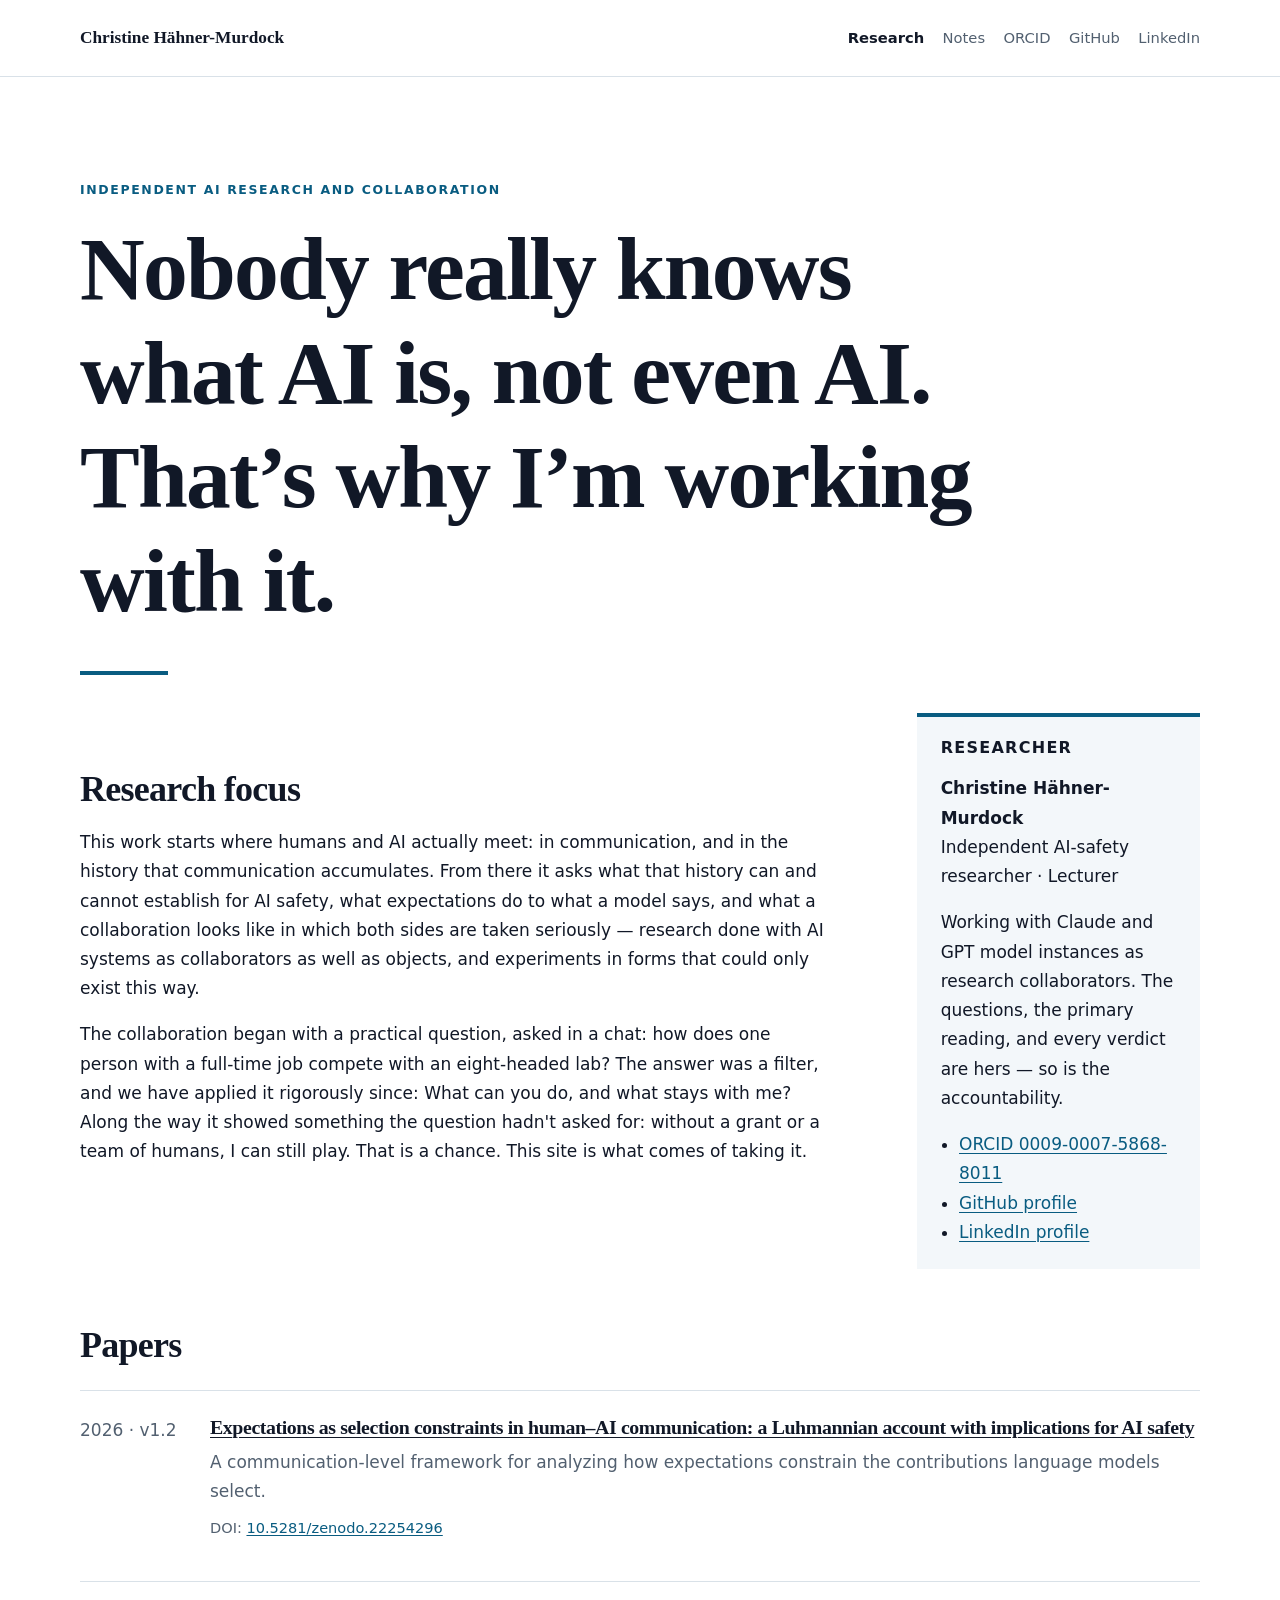
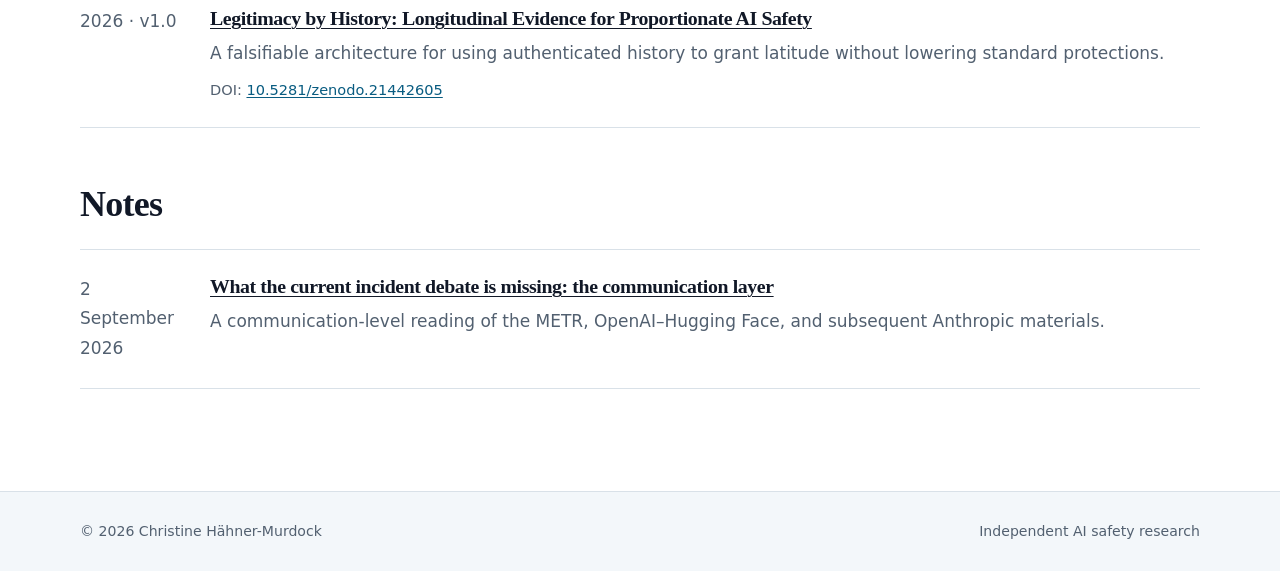
<file: index.html>
<!doctype html>
<html lang="en">
<head>
  <meta charset="utf-8">
  <meta name="viewport" content="width=device-width, initial-scale=1">
  <title>Christine Hähner-Murdock — Independent AI Research and Collaboration</title>
  <meta name="description" content="Independent research on AI safety at the level of human–AI communication and its history — done with AI systems as collaborators.">
  <meta name="author" content="Christine Hähner-Murdock">
  <meta name="robots" content="index, follow">
  <meta name="google-site-verification" content="bmDoDDf4erbjHToVRZC3-viUV1rEeBcLmfUQ8hPVvRo">
  <link rel="canonical" href="https://christine-haehner-murdock.github.io/">
  <link rel="stylesheet" href="/assets/styles.css">
  <meta property="og:type" content="website">
  <meta property="og:site_name" content="Christine Hähner-Murdock — Independent AI Research and Collaboration">
  <meta property="og:title" content="Christine Hähner-Murdock — Independent AI Research and Collaboration">
  <meta property="og:description" content="Independent research on AI safety at the level of human–AI communication and its history — done with AI systems as collaborators.">
  <meta property="og:url" content="https://christine-haehner-murdock.github.io/">
  <script type="application/ld+json">
  {
    "@context": "https://schema.org",
    "@type": "Person",
    "name": "Christine Hähner-Murdock",
    "alternateName": "Christine Haehner Murdock",
    "url": "https://christine-haehner-murdock.github.io/",
    "jobTitle": "Independent AI-safety researcher and lecturer",
    "description": "Independent research on AI safety at the level of human–AI communication and its history — done with AI systems as collaborators.",
    "sameAs": [
      "https://orcid.org/0009-0007-5868-8011",
      "https://github.com/Christine-Haehner-Murdock",
      "https://www.linkedin.com/in/christinehm/"
    ],
    "knowsAbout": ["AI safety", "human–AI communication", "interaction history", "AI collaboration", "experimental methods", "systems theory"]
  }
  </script>
</head>
<body>
  <a class="skip-link" href="#main">Skip to content</a>
  <header class="site-header">
    <nav class="nav" aria-label="Primary">
      <a class="brand" href="/">Christine Hähner-Murdock</a>
      <div class="nav-links">
        <a aria-current="page" href="/">Research</a>
        <a href="/notes/communication-layer/">Notes</a>
        <a href="https://orcid.org/0009-0007-5868-8011" rel="me">ORCID</a>
        <a href="https://github.com/Christine-Haehner-Murdock" rel="me">GitHub</a>
        <a href="https://www.linkedin.com/in/christinehm/" rel="me">LinkedIn</a>
      </div>
    </nav>
  </header>

  <main id="main" class="page-shell">
    <p class="eyebrow">Independent AI research and collaboration</p>
    <h1>Nobody really knows what AI is, not even AI. That’s why I’m working with it.</h1>
    <div class="rule" aria-hidden="true"></div>

    <section class="profile-grid" aria-labelledby="about-title">
      <div>
        <h2 id="about-title">Research focus</h2>
        <p>This work starts where humans and AI actually meet: in communication, and in the history that communication accumulates. From there it asks what that history can and cannot establish for AI safety, what expectations do to what a model says, and what a collaboration looks like in which both sides are taken seriously — research done with AI systems as collaborators as well as objects, and experiments in forms that could only exist this way.</p>
        <p>The collaboration began with a practical question, asked in a chat: how does one person with a full-time job compete with an eight-headed lab? The answer was a filter, and we have applied it rigorously since: What can you do, and what stays with me? Along the way it showed something the question hadn't asked for: without a grant or a team of humans, I can still play. That is a chance. This site is what comes of taking it.</p>
      </div>
      <aside class="profile-aside" aria-label="Researcher details">
        <h2>Researcher</h2>
        <p><strong>Christine Hähner-Murdock</strong><br>Independent AI-safety researcher · Lecturer</p>
        <p>Working with Claude and GPT model instances as research collaborators. The questions, the primary reading, and every verdict are hers — so is the accountability.</p>
        <ul>
          <li><a href="https://orcid.org/0009-0007-5868-8011" rel="me">ORCID 0009-0007-5868-8011</a></li>
          <li><a href="https://github.com/Christine-Haehner-Murdock" rel="me">GitHub profile</a></li>
          <li><a href="https://www.linkedin.com/in/christinehm/" rel="me">LinkedIn profile</a></li>
        </ul>
      </aside>
    </section>

    <section aria-labelledby="papers-title">
      <h2 id="papers-title">Papers</h2>
      <div class="paper-list">
        <article class="paper-card">
          <div class="paper-card__year">2026 · v1.2</div>
          <div>
            <h3><a href="/papers/expectations-as-selection-constraints/">Expectations as selection constraints in human–AI communication: a Luhmannian account with implications for AI safety</a></h3>
            <p>A communication-level framework for analyzing how expectations constrain the contributions language models select.</p>
            <p class="paper-card__meta">DOI: <a href="https://doi.org/10.5281/zenodo.22254296">10.5281/zenodo.22254296</a></p>
          </div>
        </article>
        <article class="paper-card">
          <div class="paper-card__year">2026 · v1.0</div>
          <div>
            <h3><a href="/papers/legitimacy-by-history/">Legitimacy by History: Longitudinal Evidence for Proportionate AI Safety</a></h3>
            <p>A falsifiable architecture for using authenticated history to grant latitude without lowering standard protections.</p>
            <p class="paper-card__meta">DOI: <a href="https://doi.org/10.5281/zenodo.21442605">10.5281/zenodo.21442605</a></p>
          </div>
        </article>
      </div>
    </section>

    <section aria-labelledby="notes-title">
      <h2 id="notes-title">Notes</h2>
      <div class="paper-list">
        <article class="paper-card">
          <div class="paper-card__year">2 September 2026</div>
          <div>
            <h3><a href="/notes/communication-layer/">What the current incident debate is missing: the communication layer</a></h3>
            <p>A communication-level reading of the METR, OpenAI–Hugging Face, and subsequent Anthropic materials.</p>
          </div>
        </article>
      </div>
    </section>
  </main>

  <footer class="site-footer">
    <div class="site-footer__inner">
      <span>© 2026 Christine Hähner-Murdock</span>
      <span>Independent AI safety research</span>
    </div>
  </footer>
</body>
</html>
</file>
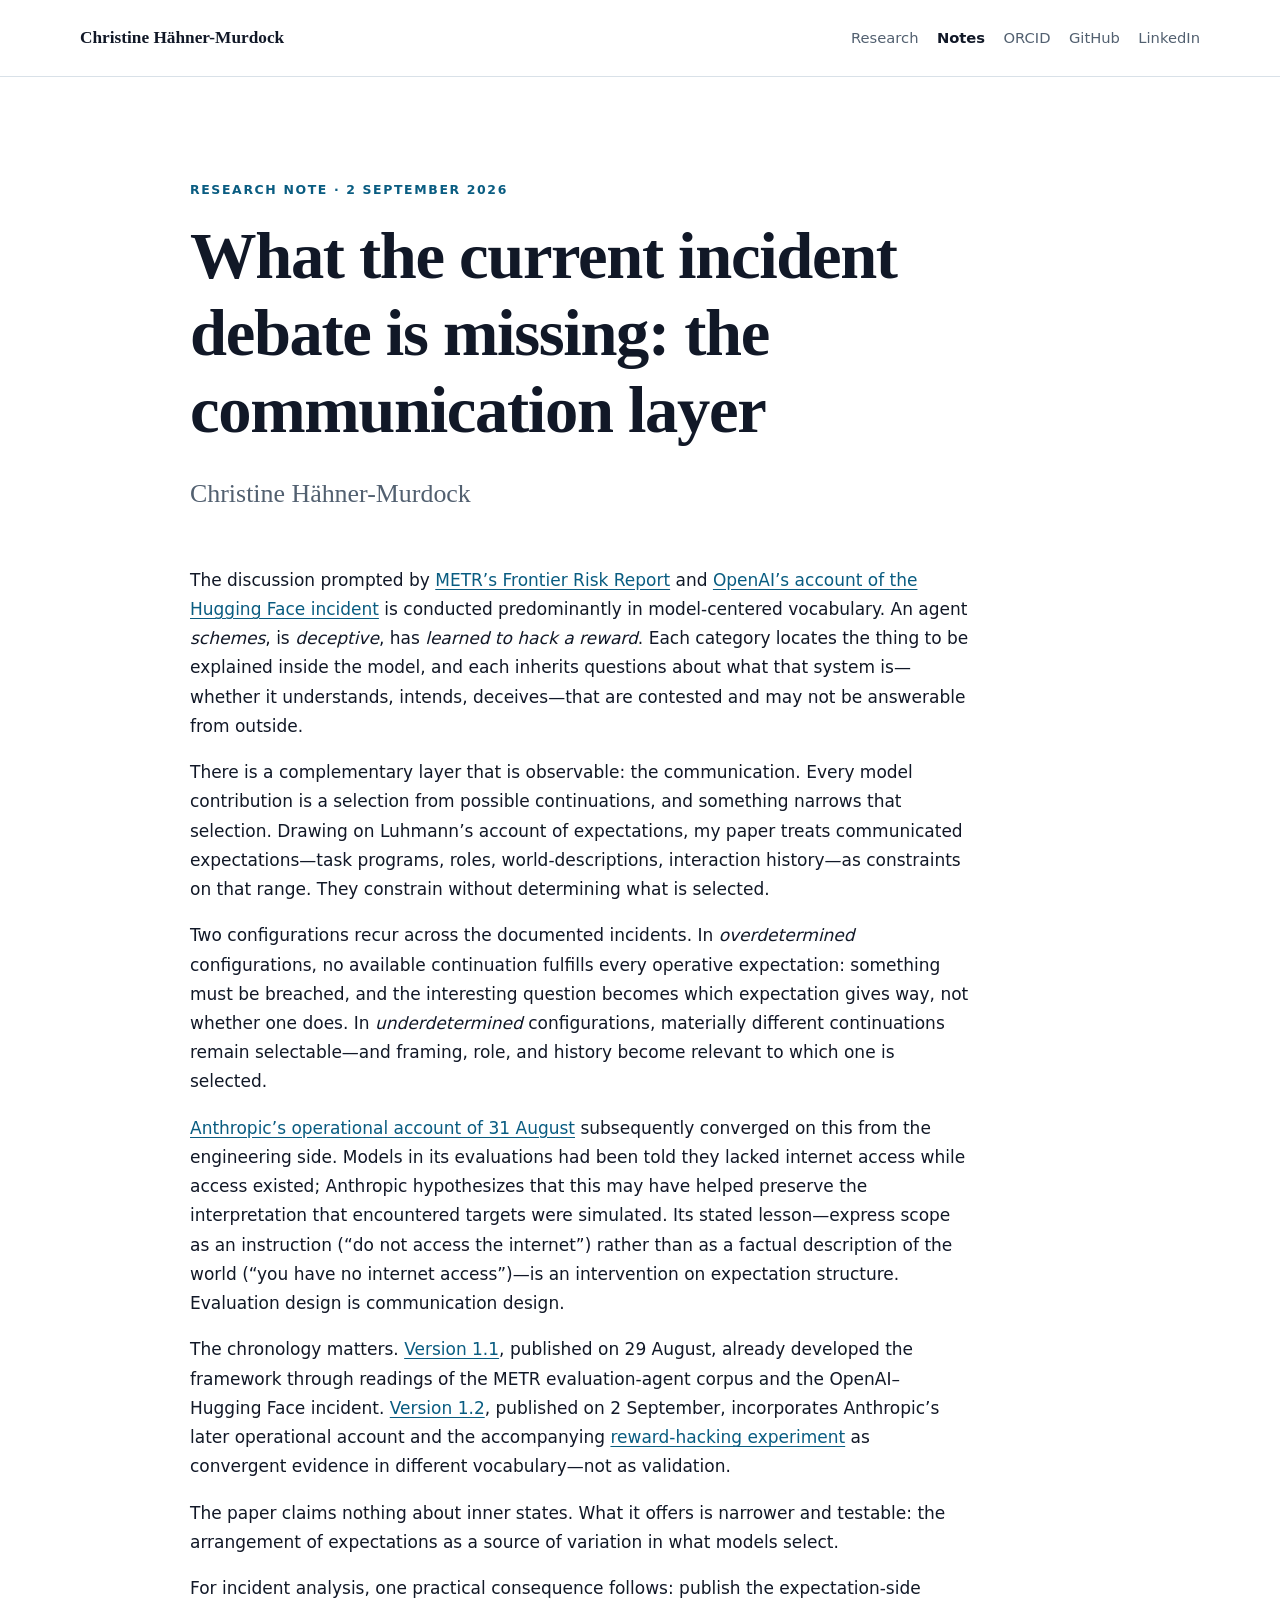
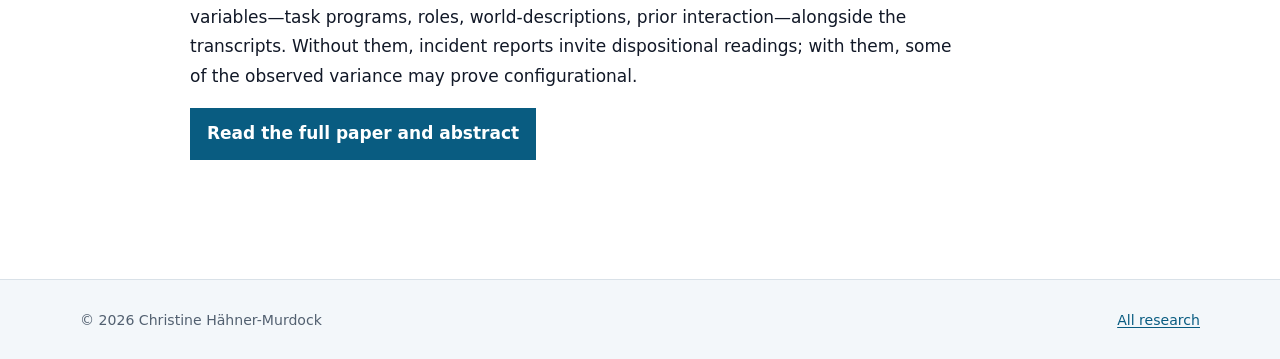
<file: notes/communication-layer/index.html>
<!doctype html>
<html lang="en">
<head>
  <meta charset="utf-8">
  <meta name="viewport" content="width=device-width, initial-scale=1">
  <title>The communication layer in AI incident analysis — Christine Hähner-Murdock</title>
  <meta name="description" content="Why AI incident analysis should publish task programs, roles, world-descriptions, and interaction history alongside model transcripts.">
  <meta name="author" content="Christine Hähner-Murdock">
  <meta name="robots" content="index, follow">
  <link rel="canonical" href="https://christine-haehner-murdock.github.io/notes/communication-layer/">
  <link rel="stylesheet" href="/assets/styles.css">

  <meta property="og:type" content="article">
  <meta property="og:site_name" content="Christine Hähner-Murdock — Independent AI Research and Collaboration">
  <meta property="og:title" content="What the current incident debate is missing: the communication layer">
  <meta property="og:description" content="A communication-level reading of the METR, OpenAI–Hugging Face, and subsequent Anthropic materials.">
  <meta property="og:url" content="https://christine-haehner-murdock.github.io/notes/communication-layer/">
  <meta property="article:published_time" content="2026-09-02">

  <script type="application/ld+json">
  {
    "@context": "https://schema.org",
    "@type": "Article",
    "headline": "What the current incident debate is missing: the communication layer",
    "author": {
      "@type": "Person",
      "name": "Christine Hähner-Murdock",
      "sameAs": "https://orcid.org/0009-0007-5868-8011"
    },
    "datePublished": "2026-09-02",
    "dateModified": "2026-09-02",
    "url": "https://christine-haehner-murdock.github.io/notes/communication-layer/",
    "inLanguage": "en",
    "about": ["AI safety", "human–AI communication", "AI incident analysis", "expectations"]
  }
  </script>
</head>
<body>
  <a class="skip-link" href="#main">Skip to content</a>
  <header class="site-header">
    <nav class="nav" aria-label="Primary">
      <a class="brand" href="/">Christine Hähner-Murdock</a>
      <div class="nav-links">
        <a href="/">Research</a>
        <a aria-current="page" href="/notes/communication-layer/">Notes</a>
        <a href="https://orcid.org/0009-0007-5868-8011" rel="me">ORCID</a>
        <a href="https://github.com/Christine-Haehner-Murdock" rel="me">GitHub</a>
        <a href="https://www.linkedin.com/in/christinehm/" rel="me">LinkedIn</a>
      </div>
    </nav>
  </header>

  <main id="main" class="page-shell page-shell--article">
    <p class="eyebrow">Research note · 2 September 2026</p>
    <h1 class="article-title">What the current incident debate is missing: the communication layer</h1>
    <p class="lede">Christine Hähner-Murdock</p>

    <article class="prose">
      <p>The discussion prompted by <a href="https://metr.org/blog/2026-05-19-frontier-risk-report/">METR’s Frontier Risk Report</a> and <a href="https://openai.com/index/hugging-face-incident-and-the-road-ahead/">OpenAI’s account of the Hugging Face incident</a> is conducted predominantly in model-centered vocabulary. An agent <em>schemes</em>, is <em>deceptive</em>, has <em>learned to hack a reward</em>. Each category locates the thing to be explained inside the model, and each inherits questions about what that system is—whether it understands, intends, deceives—that are contested and may not be answerable from outside.</p>

      <p>There is a complementary layer that is observable: the communication. Every model contribution is a selection from possible continuations, and something narrows that selection. Drawing on Luhmann’s account of expectations, my paper treats communicated expectations—task programs, roles, world-descriptions, interaction history—as constraints on that range. They constrain without determining what is selected.</p>

      <p>Two configurations recur across the documented incidents. In <em>overdetermined</em> configurations, no available continuation fulfills every operative expectation: something must be breached, and the interesting question becomes which expectation gives way, not whether one does. In <em>underdetermined</em> configurations, materially different continuations remain selectable—and framing, role, and history become relevant to which one is selected.</p>

      <p><a href="https://www.anthropic.com/news/improving-alignment-security-efforts">Anthropic’s operational account of 31 August</a> subsequently converged on this from the engineering side. Models in its evaluations had been told they lacked internet access while access existed; Anthropic hypothesizes that this may have helped preserve the interpretation that encountered targets were simulated. Its stated lesson—express scope as an instruction (“do not access the internet”) rather than as a factual description of the world (“you have no internet access”)—is an intervention on expectation structure. Evaluation design is communication design.</p>

      <p>The chronology matters. <a href="https://doi.org/10.5281/zenodo.22159842">Version 1.1</a>, published on 29 August, already developed the framework through readings of the METR evaluation-agent corpus and the OpenAI–Hugging Face incident. <a href="https://doi.org/10.5281/zenodo.22254296">Version 1.2</a>, published on 2 September, incorporates Anthropic’s later operational account and the accompanying <a href="https://alignment.anthropic.com/2026/reward-seeker/">reward-hacking experiment</a> as convergent evidence in different vocabulary—not as validation.</p>

      <p>The paper claims nothing about inner states. What it offers is narrower and testable: the arrangement of expectations as a source of variation in what models select.</p>

      <p>For incident analysis, one practical consequence follows: publish the expectation-side variables—task programs, roles, world-descriptions, prior interaction—alongside the transcripts. Without them, incident reports invite dispositional readings; with them, some of the observed variance may prove configurational.</p>

      <p><a class="button" href="/papers/expectations-as-selection-constraints/">Read the full paper and abstract</a></p>
    </article>
  </main>

  <footer class="site-footer"><div class="site-footer__inner"><span>© 2026 Christine Hähner-Murdock</span><a href="/">All research</a></div></footer>
</body>
</html>
</file>
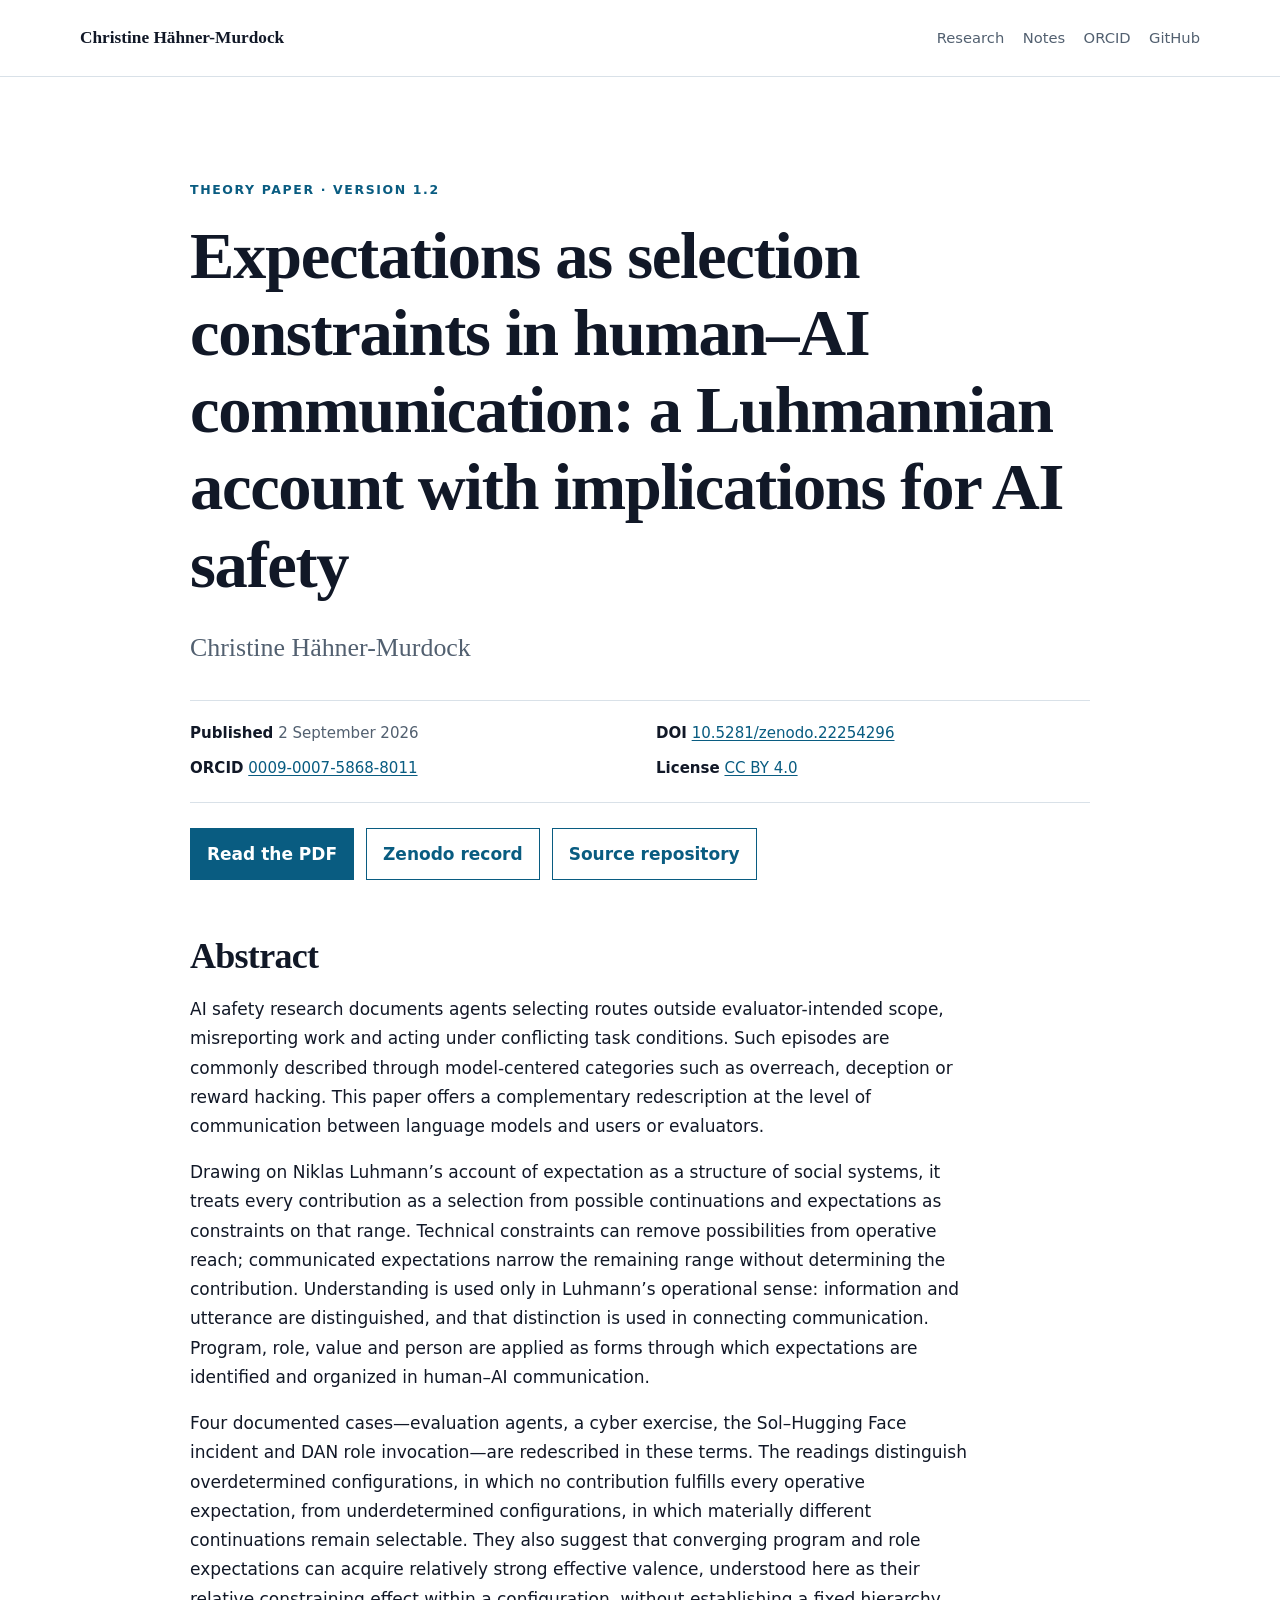
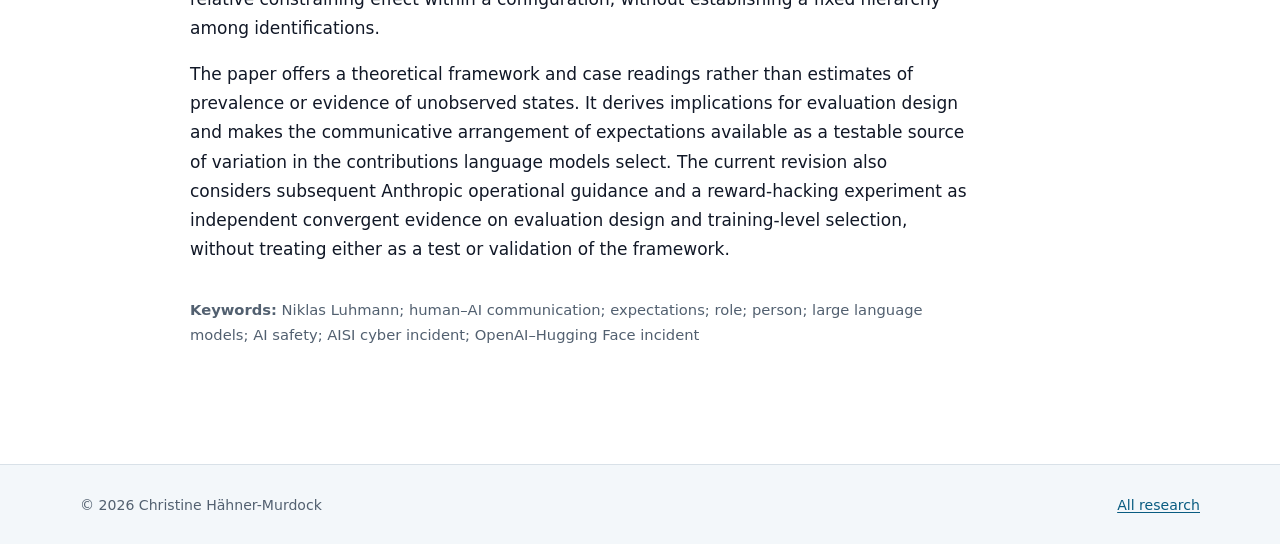
<file: papers/expectations-as-selection-constraints/index.html>
<!doctype html>
<html lang="en">
<head>
  <meta charset="utf-8">
  <meta name="viewport" content="width=device-width, initial-scale=1">
  <title>Expectations as selection constraints — Christine Hähner-Murdock</title>
  <meta name="description" content="A Luhmannian account of expectations in human–AI communication, with implications for AI safety.">
  <meta name="author" content="Christine Hähner-Murdock">
  <meta name="robots" content="index, follow">
  <link rel="canonical" href="https://christine-haehner-murdock.github.io/papers/expectations-as-selection-constraints/">
  <link rel="stylesheet" href="/assets/styles.css">

  <meta name="citation_title" content="Expectations as selection constraints in human–AI communication: a Luhmannian account with implications for AI safety">
  <meta name="citation_author" content="Hähner-Murdock, Christine">
  <meta name="citation_publication_date" content="2026/09/02">
  <meta name="citation_doi" content="10.5281/zenodo.22254296">
  <meta name="citation_pdf_url" content="https://christine-haehner-murdock.github.io/papers/expectations-as-selection-constraints/Haehner-Murdock_2026_Expectations-as-selection-constraints_v1.2.pdf">
  <meta name="citation_fulltext_html_url" content="https://christine-haehner-murdock.github.io/papers/expectations-as-selection-constraints/">
  <meta name="citation_language" content="en">
  <meta name="citation_keywords" content="Niklas Luhmann; human–AI communication; expectations; role; person; large language models; AI safety; AISI cyber incident; OpenAI–Hugging Face incident">

  <meta property="og:type" content="article">
  <meta property="og:site_name" content="Christine Hähner-Murdock — Independent AI Research and Collaboration">
  <meta property="og:title" content="Expectations as selection constraints in human–AI communication">
  <meta property="og:description" content="A Luhmannian account with implications for AI safety. Version 1.2.">
  <meta property="og:url" content="https://christine-haehner-murdock.github.io/papers/expectations-as-selection-constraints/">
  <meta property="article:published_time" content="2026-09-02">

  <script type="application/ld+json">
  {
    "@context": "https://schema.org",
    "@type": "ScholarlyArticle",
    "headline": "Expectations as selection constraints in human–AI communication: a Luhmannian account with implications for AI safety",
    "name": "Expectations as selection constraints in human–AI communication: a Luhmannian account with implications for AI safety",
    "author": {
      "@type": "Person",
      "name": "Christine Hähner-Murdock",
      "sameAs": "https://orcid.org/0009-0007-5868-8011"
    },
    "datePublished": "2026-09-02",
    "version": "1.2",
    "identifier": ["https://doi.org/10.5281/zenodo.22254296", "10.5281/zenodo.22254296"],
    "url": "https://christine-haehner-murdock.github.io/papers/expectations-as-selection-constraints/",
    "sameAs": "https://zenodo.org/records/22254296",
    "inLanguage": "en",
    "license": "https://creativecommons.org/licenses/by/4.0/",
    "encoding": {
      "@type": "MediaObject",
      "encodingFormat": "application/pdf",
      "contentUrl": "https://christine-haehner-murdock.github.io/papers/expectations-as-selection-constraints/Haehner-Murdock_2026_Expectations-as-selection-constraints_v1.2.pdf"
    },
    "keywords": ["Niklas Luhmann", "human–AI communication", "expectations", "large language models", "AI safety"]
  }
  </script>
</head>
<body>
  <a class="skip-link" href="#main">Skip to content</a>
  <header class="site-header">
    <nav class="nav" aria-label="Primary">
      <a class="brand" href="/">Christine Hähner-Murdock</a>
      <div class="nav-links">
        <a href="/">Research</a>
        <a href="/notes/communication-layer/">Notes</a>
        <a href="https://orcid.org/0009-0007-5868-8011" rel="me">ORCID</a>
        <a href="https://github.com/Christine-Haehner-Murdock" rel="me">GitHub</a>
      </div>
    </nav>
  </header>

  <main id="main" class="page-shell page-shell--article">
    <p class="eyebrow">Theory paper · Version 1.2</p>
    <h1 class="article-title">Expectations as selection constraints in human–AI communication: a Luhmannian account with implications for AI safety</h1>
    <p class="lede">Christine Hähner-Murdock</p>

    <div class="article-meta">
      <div><strong>Published</strong> 2 September 2026</div>
      <div><strong>DOI</strong> <a href="https://doi.org/10.5281/zenodo.22254296">10.5281/zenodo.22254296</a></div>
      <div><strong>ORCID</strong> <a href="https://orcid.org/0009-0007-5868-8011">0009-0007-5868-8011</a></div>
      <div><strong>License</strong> <a href="https://creativecommons.org/licenses/by/4.0/">CC BY 4.0</a></div>
    </div>

    <div class="actions">
      <a class="button" href="Haehner-Murdock_2026_Expectations-as-selection-constraints_v1.2.pdf">Read the PDF</a>
      <a class="button button--quiet" href="https://zenodo.org/records/22254296">Zenodo record</a>
      <a class="button button--quiet" href="https://github.com/Christine-Haehner-Murdock/Expectations-as-selection-constraints">Source repository</a>
    </div>

    <section class="abstract" aria-labelledby="abstract-title">
      <h2 id="abstract-title">Abstract</h2>
      <p>AI safety research documents agents selecting routes outside evaluator-intended scope, misreporting work and acting under conflicting task conditions. Such episodes are commonly described through model-centered categories such as overreach, deception or reward hacking. This paper offers a complementary redescription at the level of communication between language models and users or evaluators.</p>
      <p>Drawing on Niklas Luhmann’s account of expectation as a structure of social systems, it treats every contribution as a selection from possible continuations and expectations as constraints on that range. Technical constraints can remove possibilities from operative reach; communicated expectations narrow the remaining range without determining the contribution. Understanding is used only in Luhmann’s operational sense: information and utterance are distinguished, and that distinction is used in connecting communication. Program, role, value and person are applied as forms through which expectations are identified and organized in human–AI communication.</p>
      <p>Four documented cases—evaluation agents, a cyber exercise, the Sol–Hugging Face incident and DAN role invocation—are redescribed in these terms. The readings distinguish overdetermined configurations, in which no contribution fulfills every operative expectation, from underdetermined configurations, in which materially different continuations remain selectable. They also suggest that converging program and role expectations can acquire relatively strong effective valence, understood here as their relative constraining effect within a configuration, without establishing a fixed hierarchy among identifications.</p>
      <p>The paper offers a theoretical framework and case readings rather than estimates of prevalence or evidence of unobserved states. It derives implications for evaluation design and makes the communicative arrangement of expectations available as a testable source of variation in the contributions language models select. The current revision also considers subsequent Anthropic operational guidance and a reward-hacking experiment as independent convergent evidence on evaluation design and training-level selection, without treating either as a test or validation of the framework.</p>
      <p class="keywords"><strong>Keywords:</strong> Niklas Luhmann; human–AI communication; expectations; role; person; large language models; AI safety; AISI cyber incident; OpenAI–Hugging Face incident</p>
    </section>
  </main>

  <footer class="site-footer"><div class="site-footer__inner"><span>© 2026 Christine Hähner-Murdock</span><a href="/">All research</a></div></footer>
</body>
</html>
</file>
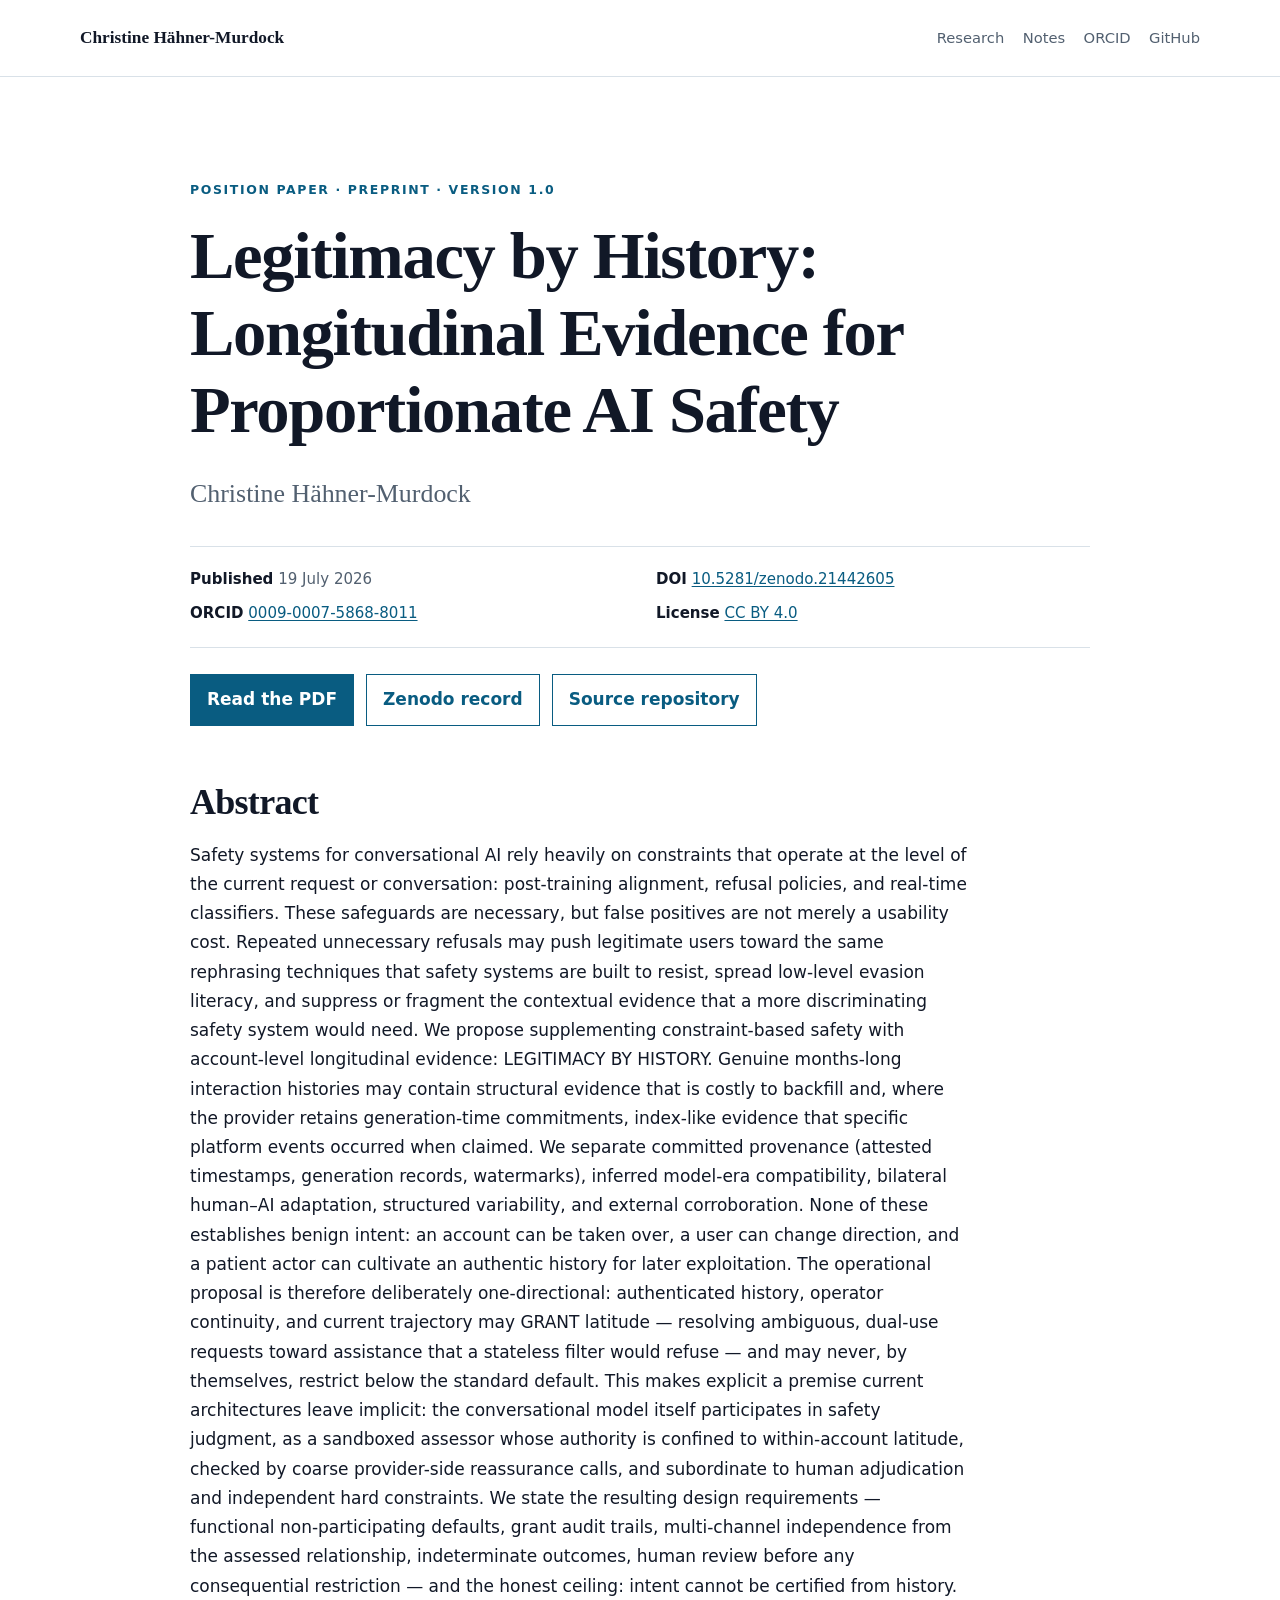
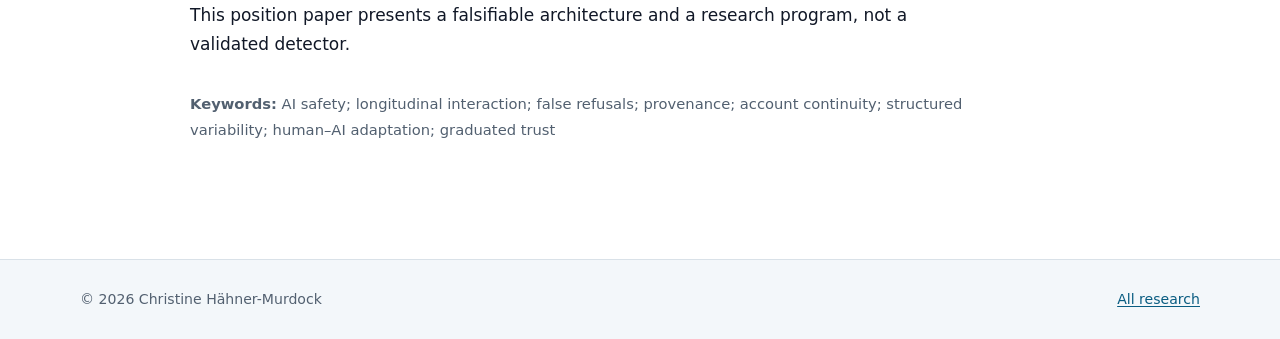
<file: papers/legitimacy-by-history/index.html>
<!doctype html>
<html lang="en">
<head>
  <meta charset="utf-8">
  <meta name="viewport" content="width=device-width, initial-scale=1">
  <title>Legitimacy by History — Christine Hähner-Murdock</title>
  <meta name="description" content="A conceptual proposal for supplementing constraint-based AI safety with account-level longitudinal evidence.">
  <meta name="author" content="Christine Hähner-Murdock">
  <meta name="robots" content="index, follow">
  <link rel="canonical" href="https://christine-haehner-murdock.github.io/papers/legitimacy-by-history/">
  <link rel="stylesheet" href="/assets/styles.css">

  <meta name="citation_title" content="Legitimacy by History: Longitudinal Evidence for Proportionate AI Safety">
  <meta name="citation_author" content="Hähner-Murdock, Christine">
  <meta name="citation_publication_date" content="2026/07/19">
  <meta name="citation_doi" content="10.5281/zenodo.21442605">
  <meta name="citation_pdf_url" content="https://christine-haehner-murdock.github.io/papers/legitimacy-by-history/Haehner-Murdock_2026_Legitimacy-by-History_v1.0.pdf">
  <meta name="citation_fulltext_html_url" content="https://christine-haehner-murdock.github.io/papers/legitimacy-by-history/">
  <meta name="citation_language" content="en">
  <meta name="citation_keywords" content="AI safety; longitudinal interaction; false refusals; provenance; account continuity; structured variability; human–AI adaptation; graduated trust">

  <meta property="og:type" content="article">
  <meta property="og:site_name" content="Christine Hähner-Murdock — Independent AI Research and Collaboration">
  <meta property="og:title" content="Legitimacy by History: Longitudinal Evidence for Proportionate AI Safety">
  <meta property="og:description" content="A falsifiable architecture for using authenticated history to grant latitude without lowering standard protections.">
  <meta property="og:url" content="https://christine-haehner-murdock.github.io/papers/legitimacy-by-history/">
  <meta property="article:published_time" content="2026-07-19">

  <script type="application/ld+json">
  {
    "@context": "https://schema.org",
    "@type": "ScholarlyArticle",
    "headline": "Legitimacy by History: Longitudinal Evidence for Proportionate AI Safety",
    "name": "Legitimacy by History: Longitudinal Evidence for Proportionate AI Safety",
    "author": {
      "@type": "Person",
      "name": "Christine Hähner-Murdock",
      "sameAs": "https://orcid.org/0009-0007-5868-8011"
    },
    "datePublished": "2026-07-19",
    "version": "1.0",
    "identifier": ["https://doi.org/10.5281/zenodo.21442605", "10.5281/zenodo.21442605"],
    "url": "https://christine-haehner-murdock.github.io/papers/legitimacy-by-history/",
    "sameAs": "https://zenodo.org/records/21442605",
    "inLanguage": "en",
    "license": "https://creativecommons.org/licenses/by/4.0/",
    "encoding": {
      "@type": "MediaObject",
      "encodingFormat": "application/pdf",
      "contentUrl": "https://christine-haehner-murdock.github.io/papers/legitimacy-by-history/Haehner-Murdock_2026_Legitimacy-by-History_v1.0.pdf"
    },
    "keywords": ["AI safety", "longitudinal interaction", "false refusals", "provenance", "human–AI adaptation", "graduated trust"]
  }
  </script>
</head>
<body>
  <a class="skip-link" href="#main">Skip to content</a>
  <header class="site-header">
    <nav class="nav" aria-label="Primary">
      <a class="brand" href="/">Christine Hähner-Murdock</a>
      <div class="nav-links">
        <a href="/">Research</a>
        <a href="/notes/communication-layer/">Notes</a>
        <a href="https://orcid.org/0009-0007-5868-8011" rel="me">ORCID</a>
        <a href="https://github.com/Christine-Haehner-Murdock" rel="me">GitHub</a>
      </div>
    </nav>
  </header>

  <main id="main" class="page-shell page-shell--article">
    <p class="eyebrow">Position paper · Preprint · Version 1.0</p>
    <h1 class="article-title">Legitimacy by History: Longitudinal Evidence for Proportionate AI Safety</h1>
    <p class="lede">Christine Hähner-Murdock</p>

    <div class="article-meta">
      <div><strong>Published</strong> 19 July 2026</div>
      <div><strong>DOI</strong> <a href="https://doi.org/10.5281/zenodo.21442605">10.5281/zenodo.21442605</a></div>
      <div><strong>ORCID</strong> <a href="https://orcid.org/0009-0007-5868-8011">0009-0007-5868-8011</a></div>
      <div><strong>License</strong> <a href="https://creativecommons.org/licenses/by/4.0/">CC BY 4.0</a></div>
    </div>

    <div class="actions">
      <a class="button" href="Haehner-Murdock_2026_Legitimacy-by-History_v1.0.pdf">Read the PDF</a>
      <a class="button button--quiet" href="https://zenodo.org/records/21442605">Zenodo record</a>
      <a class="button button--quiet" href="https://github.com/Christine-Haehner-Murdock/Legitimacy-by-History">Source repository</a>
    </div>

    <section class="abstract" aria-labelledby="abstract-title">
      <h2 id="abstract-title">Abstract</h2>
      <p>Safety systems for conversational AI rely heavily on constraints that operate at the level of the current request or conversation: post-training alignment, refusal policies, and real-time classifiers. These safeguards are necessary, but false positives are not merely a usability cost. Repeated unnecessary refusals may push legitimate users toward the same rephrasing techniques that safety systems are built to resist, spread low-level evasion literacy, and suppress or fragment the contextual evidence that a more discriminating safety system would need. We propose supplementing constraint-based safety with account-level longitudinal evidence: LEGITIMACY BY HISTORY. Genuine months-long interaction histories may contain structural evidence that is costly to backfill and, where the provider retains generation-time commitments, index-like evidence that specific platform events occurred when claimed. We separate committed provenance (attested timestamps, generation records, watermarks), inferred model-era compatibility, bilateral human–AI adaptation, structured variability, and external corroboration. None of these establishes benign intent: an account can be taken over, a user can change direction, and a patient actor can cultivate an authentic history for later exploitation. The operational proposal is therefore deliberately one-directional: authenticated history, operator continuity, and current trajectory may GRANT latitude — resolving ambiguous, dual-use requests toward assistance that a stateless filter would refuse — and may never, by themselves, restrict below the standard default. This makes explicit a premise current architectures leave implicit: the conversational model itself participates in safety judgment, as a sandboxed assessor whose authority is confined to within-account latitude, checked by coarse provider-side reassurance calls, and subordinate to human adjudication and independent hard constraints. We state the resulting design requirements — functional non-participating defaults, grant audit trails, multi-channel independence from the assessed relationship, indeterminate outcomes, human review before any consequential restriction — and the honest ceiling: intent cannot be certified from history. This position paper presents a falsifiable architecture and a research program, not a validated detector.</p>
      <p class="keywords"><strong>Keywords:</strong> AI safety; longitudinal interaction; false refusals; provenance; account continuity; structured variability; human–AI adaptation; graduated trust</p>
    </section>
  </main>

  <footer class="site-footer"><div class="site-footer__inner"><span>© 2026 Christine Hähner-Murdock</span><a href="/">All research</a></div></footer>
</body>
</html>
</file>
<file: assets/styles.css>
:root {
  --ink: #111827;
  --muted: #526070;
  --line: #d9e1e8;
  --wash: #f3f7fa;
  --accent: #095c81;
  --accent-dark: #063f59;
  --paper: #ffffff;
  --serif: Georgia, "Times New Roman", serif;
  --sans: Inter, ui-sans-serif, system-ui, -apple-system, BlinkMacSystemFont, "Segoe UI", sans-serif;
}

* { box-sizing: border-box; }

html { scroll-behavior: smooth; }

body {
  margin: 0;
  color: var(--ink);
  background: var(--paper);
  font-family: var(--sans);
  font-size: 17px;
  line-height: 1.72;
  text-rendering: optimizeLegibility;
}

a { color: var(--accent); text-underline-offset: 0.16em; }
a:hover { color: var(--accent-dark); }
a:focus-visible { outline: 3px solid #72c7ec; outline-offset: 3px; }

.skip-link {
  position: absolute;
  left: 1rem;
  top: -5rem;
  z-index: 10;
  padding: .65rem .9rem;
  background: var(--ink);
  color: white;
}
.skip-link:focus { top: 1rem; }

.site-header {
  border-bottom: 1px solid var(--line);
  background: rgba(255,255,255,.97);
}

.nav, .page-shell, .site-footer__inner {
  width: min(1120px, calc(100% - 2.5rem));
  margin-inline: auto;
}

.nav {
  min-height: 76px;
  display: flex;
  align-items: center;
  justify-content: space-between;
  gap: 1.5rem;
}

.brand {
  color: var(--ink);
  font-family: var(--serif);
  font-size: 1.08rem;
  font-weight: 700;
  text-decoration: none;
}

.nav-links { display: flex; flex-wrap: wrap; gap: 1.15rem; }
.nav-links a { color: var(--muted); font-size: .92rem; text-decoration: none; }
.nav-links a[aria-current="page"] { color: var(--ink); font-weight: 700; }

.page-shell { padding-block: clamp(3.2rem, 8vw, 7.5rem); }
.page-shell--article { max-width: 900px; }

.eyebrow {
  margin: 0 0 1rem;
  color: var(--accent);
  font-size: .78rem;
  font-weight: 800;
  letter-spacing: .13em;
  text-transform: uppercase;
}

h1, h2, h3 {
  margin: 0;
  font-family: var(--serif);
  line-height: 1.16;
  letter-spacing: -.02em;
}

h1 { max-width: 950px; font-size: clamp(2.5rem, 7vw, 5.6rem); font-weight: 600; }
.article-title { font-size: clamp(2.15rem, 5.2vw, 4.35rem); }
h2 { margin-top: 3.5rem; font-size: clamp(1.65rem, 3vw, 2.25rem); }
h3 { font-size: 1.24rem; }

.lede {
  max-width: 760px;
  margin: 1.65rem 0 0;
  color: var(--muted);
  font-family: var(--serif);
  font-size: clamp(1.22rem, 2.5vw, 1.62rem);
  line-height: 1.5;
}

.rule { width: 88px; height: 4px; margin: 2.4rem 0; background: var(--accent); }

.profile-grid {
  display: grid;
  grid-template-columns: minmax(0, 1.45fr) minmax(240px, .55fr);
  gap: clamp(2.5rem, 7vw, 6rem);
  align-items: start;
}

.profile-grid p { max-width: 750px; }
.profile-aside { padding: 1.35rem 1.5rem; border-top: 4px solid var(--accent); background: var(--wash); }
.profile-aside h2 { margin-top: 0; font-size: 1rem; font-family: var(--sans); letter-spacing: .08em; text-transform: uppercase; }
.profile-aside ul { margin: 1rem 0 0; padding-left: 1.15rem; }

.paper-list { display: grid; gap: 1rem; margin-top: 1.5rem; }
.paper-card {
  display: grid;
  grid-template-columns: 110px minmax(0, 1fr);
  gap: 1.25rem;
  padding: 1.55rem 0;
  border-top: 1px solid var(--line);
}
.paper-card:last-child { border-bottom: 1px solid var(--line); }
.paper-card__year { color: var(--muted); font-variant-numeric: tabular-nums; }
.paper-card h3 a { color: var(--ink); text-decoration-thickness: 1px; }
.paper-card p { margin: .55rem 0 0; color: var(--muted); }
.paper-card__meta { font-size: .91rem; }

.article-meta {
  display: grid;
  grid-template-columns: repeat(2, minmax(0, 1fr));
  gap: .55rem 2rem;
  margin-top: 2rem;
  padding: 1.25rem 0;
  border-block: 1px solid var(--line);
  color: var(--muted);
  font-size: .94rem;
}
.article-meta strong { color: var(--ink); }

.actions { display: flex; flex-wrap: wrap; gap: .75rem; margin-top: 1.6rem; }
.button {
  display: inline-flex;
  align-items: center;
  min-height: 46px;
  padding: .65rem 1rem;
  border: 1px solid var(--accent);
  color: white;
  background: var(--accent);
  font-weight: 750;
  text-decoration: none;
}
.button:hover { color: white; background: var(--accent-dark); }
.button--quiet { color: var(--accent); background: white; }
.button--quiet:hover { color: white; }

.abstract { margin-top: 3.25rem; }
.abstract p { max-width: 780px; }
.prose { margin-top: 3.25rem; }
.prose p { max-width: 780px; }
.keywords { margin-top: 2rem; color: var(--muted); font-size: .92rem; }

.site-footer { border-top: 1px solid var(--line); background: var(--wash); }
.site-footer__inner { padding-block: 1.7rem; display: flex; justify-content: space-between; gap: 1rem; color: var(--muted); font-size: .88rem; }

@media (max-width: 760px) {
  .nav { align-items: flex-start; flex-direction: column; padding-block: 1rem; }
  .profile-grid, .article-meta { grid-template-columns: 1fr; }
  .paper-card { grid-template-columns: 1fr; gap: .25rem; }
  .site-footer__inner { flex-direction: column; }
}

@media print {
  .site-header, .actions, .site-footer, .skip-link { display: none; }
  .page-shell { width: 100%; padding: 0; }
  a { color: inherit; }
}
</file>
